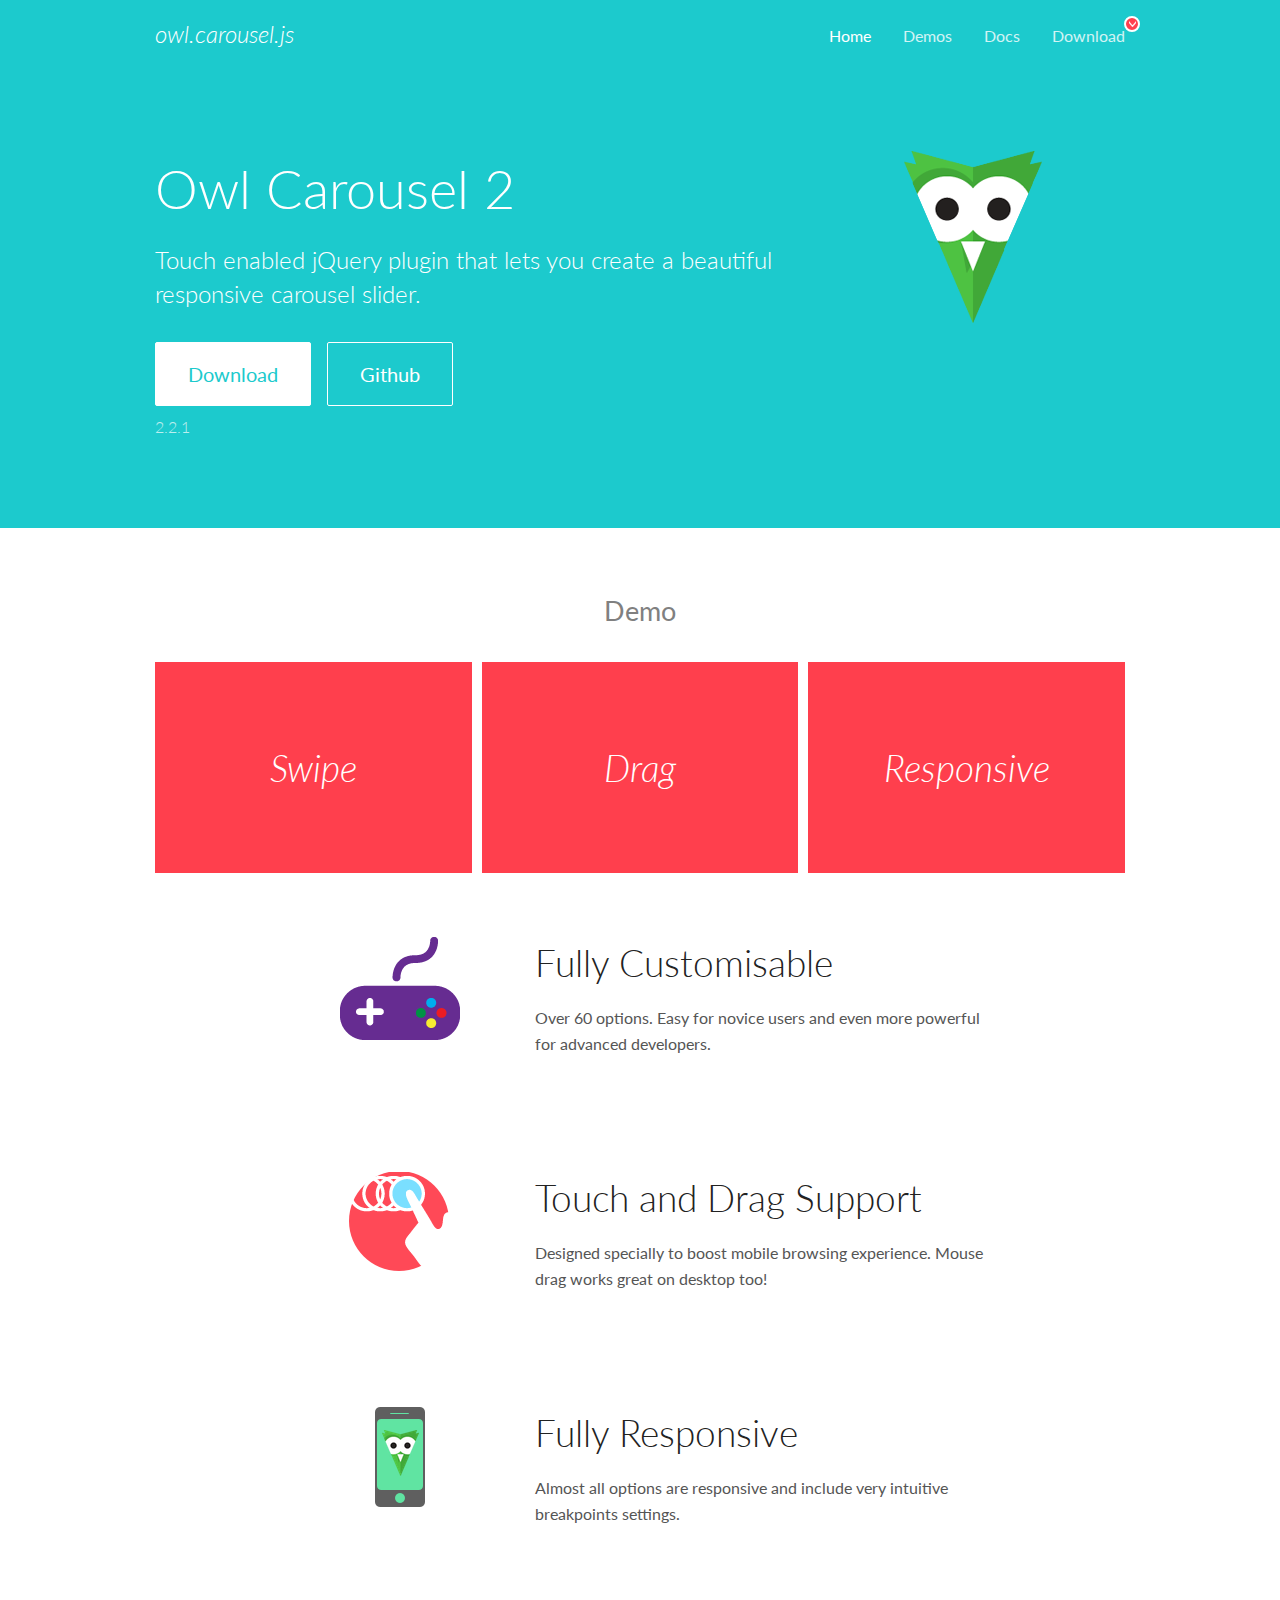
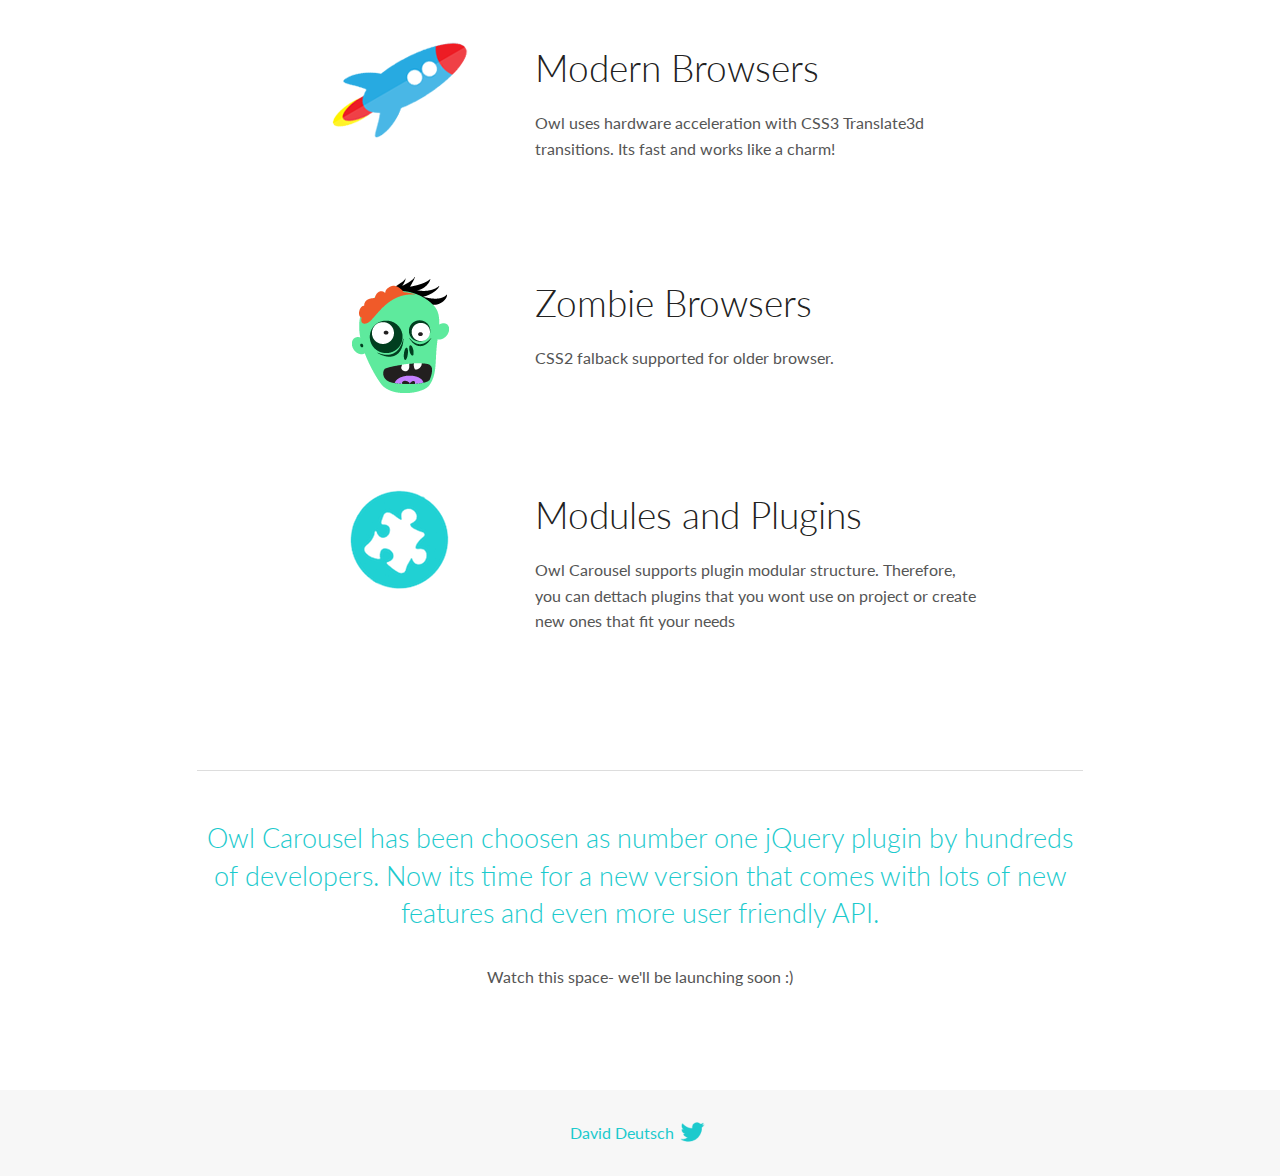
<file: assets/lib/owl.carousel/docs/index.html>
<!DOCTYPE html>
<html lang="en">
  <head>

    <!-- head -->
    <meta charset="utf-8">
    <meta name="msapplication-tap-highlight" content="no" />
    <meta name="viewport" content="width=device-width, initial-scale=1.0" />
    <meta name="description" content="Touch enabled jQuery plugin that lets you create beautiful responsive carousel slider.">
    <meta name="author" content="David Deutsch">
    <title>
      Home | Owl Carousel | 2.2.1
    </title>

    <!-- Stylesheets -->
    <link href='https://fonts.googleapis.com/css?family=Lato:300,400,700,400italic,300italic' rel='stylesheet' type='text/css'>
    <link rel="stylesheet" href="assets/css/docs.theme.min.css">

    <!-- Owl Stylesheets -->
    <link rel="stylesheet" href="assets/owlcarousel/assets/owl.carousel.min.css">
    <link rel="stylesheet" href="assets/owlcarousel/assets/owl.theme.default.min.css">

    <!-- HTML5 shim and Respond.js IE8 support of HTML5 elements and media queries -->

    <!--[if lt IE 9]>
      <script src="https://oss.maxcdn.com/libs/html5shiv/3.7.0/html5shiv.js"></script>
      <script src="https://oss.maxcdn.com/libs/respond.js/1.3.0/respond.min.js"></script>
    <![endif]-->

    <!-- Favicons -->
    <link rel="apple-touch-icon-precomposed" sizes="144x144" href="assets/ico/apple-touch-icon-144-precomposed.png">
    <link rel="shortcut icon" href="assets/ico/favicon.png">
    <link rel="shortcut icon" href="favicon.ico">

    <!-- Yeah i know js should not be in header. Its required for demos.-->

    <!-- javascript -->
    <script src="assets/vendors/jquery.min.js"></script>
    <script src="assets/owlcarousel/owl.carousel.js"></script>
  </head>
  <body>

    <!-- header -->
    <header class="header">
      <div class="row">
        <div class="large-12 columns">
          <div class="brand left">
            <h3>
              <a href="/OwlCarousel2/">owl.carousel.js</a> 
            </h3>
          </div>
          <a id="toggle-nav" class="right">
            <span></span> <span></span> <span></span> 
          </a> 
          <div class="nav-bar">
            <ul class="clearfix">
              <li class="active">
                <a href="/OwlCarousel2/index.html">Home</a> 
              </li>
              <li> <a href="/OwlCarousel2/demos/demos.html">Demos</a>  </li>
              <li> <a href="/OwlCarousel2/docs/started-welcome.html">Docs</a>  </li>
              <li>
                <a href="https://github.com/OwlCarousel2/OwlCarousel2/archive/2.2.1.zip">Download</a> 
                <span class="download"></span> 
              </li>
            </ul>
          </div>
        </div>
      </div>
    </header>

    <!-- home panel -->
    <section id="hero">
      <div class="row">
        <div class="large-8 medium-8 columns">
          <h1>Owl Carousel 2</h1>
          <h4>Touch enabled jQuery plugin that lets you create a beautiful responsive carousel slider.</h4>
          <a href="https://github.com/OwlCarousel2/OwlCarousel2/archive/2.2.1.zip" class="hero-button">Download</a> 
          <a href="https://github.com/OwlCarousel2/OwlCarousel2" class="hero-button outline">Github</a> 
          <p>2.2.1</p>
        </div>
        <div class="large-4 medium-4 columns">
          <img class="owl-logo" src="assets/img/owl-logo.png" alt="mr. Owl">
        </div>
      </div>
    </section>

    <!-- body -->
    <div class="home-demo">
      <div class="row">
        <div class="large-12 columns">
          <h3>Demo</h3>
          <div class="owl-carousel">
            <div class="item">
              <h2>Swipe</h2>
            </div>
            <div class="item">
              <h2>Drag</h2>
            </div>
            <div class="item">
              <h2>Responsive</h2>
            </div>
            <div class="item">
              <h2>CSS3</h2>
            </div>
            <div class="item">
              <h2>Fast</h2>
            </div>
            <div class="item">
              <h2>Easy</h2>
            </div>
            <div class="item">
              <h2>Free</h2>
            </div>
            <div class="item">
              <h2>Upgradable</h2>
            </div>
            <div class="item">
              <h2>Tons of options</h2>
            </div>
            <div class="item">
              <h2>Infinity</h2>
            </div>
            <div class="item">
              <h2>Auto Width</h2>
            </div>
          </div>
        </div>
      </div>
    </div>
    <script>
      var owl = $('.owl-carousel');
      owl.owlCarousel({
        margin: 10,
        loop: true,
        responsive: {
          0: {
            items: 1
          },
          600: {
            items: 2
          },
          1000: {
            items: 3
          }
        }
      })
    </script>

    <!-- features -->
    <div id="features">
      <div class="row">
        <div class="small-12 medium-9 small-centered columns">
          <section class="row feature">
            <div class="medium-4 small-12 columns">
              <img src="assets/img/feature-options.png" alt="">
            </div>
            <div class="medium-8 small-12 columns">
              <h2>Fully Customisable</h2>
              <p>Over 60 options. Easy for novice users and even more powerful for advanced developers.</p>
            </div>
          </section>
          <section class="row feature">
            <div class="medium-4 small-12 columns">
              <img src="assets/img/feature-drag.png" alt="">
            </div>
            <div class="medium-8 small-12 columns">
              <h2>Touch and Drag Support</h2>
              <p>Designed specially to boost mobile browsing experience. Mouse drag works great on desktop too!</p>
            </div>
          </section>
          <section class="row feature">
            <div class="medium-4 small-12 columns">
              <img src="assets/img/feature-responsive.png" alt="">
            </div>
            <div class="medium-8 small-12 columns">
              <h2>Fully Responsive</h2>
              <p>Almost all options are responsive and include very intuitive breakpoints settings.</p>
            </div>
          </section>
          <section class="row feature">
            <div class="medium-4 small-12 columns">
              <img src="assets/img/feature-modern.png" alt="">
            </div>
            <div class="medium-8 small-12 columns">
              <h2>Modern Browsers</h2>
              <p>Owl uses hardware acceleration with CSS3 Translate3d transitions. Its fast and works like a charm! </p>
            </div>
          </section>
          <section class="row feature">
            <div class="medium-4 small-12 columns">
              <img src="assets/img/feature-zombie.png" alt="">
            </div>
            <div class="medium-8 small-12 columns">
              <h2>Zombie Browsers</h2>
              <p>CSS2 falback supported for older browser.</p>
            </div>
          </section>
          <section class="row feature">
            <div class="medium-4 small-12 columns">
              <img src="assets/img/feature-module.png" alt="">
            </div>
            <div class="medium-8 small-12 columns">
              <h2>Modules and Plugins</h2>
              <p>Owl Carousel supports plugin modular structure. Therefore, you can dettach plugins that you wont use on project or create new ones that fit your needs</p>
            </div>
          </section>
        </div>
      </div>
    </div>

    <!-- footer -->
    <section id="teaser-text">
      <div class="row">
        <div class="small-12 medium-11 small-centered columns">
          <hr>
          <h3 id="owl-carousel-has-been-choosen-as-number-one-jquery-plugin-by-hundreds-of-developers-now-its-time-for-a-new-version-that-comes-with-lots-of-new-features-and-even-more-user-friendly-api-">Owl Carousel has been choosen as number one jQuery plugin by hundreds of developers. Now its time for a new version that comes with lots of new features and even more user friendly API.</h3>
          <p>Watch this space- we&#39;ll be launching soon :)</p>
        </div>
      </div>
    </section>

    <!-- footer -->
    <footer class="footer">
      <div class="row">
        <div class="large-12 columns">
          <h5>
            <a href="/OwlCarousel2/docs/support-contact.html">David Deutsch</a> 
            <a id="custom-tweet-button" href="https://twitter.com/share?url=https://github.com/OwlCarousel2/OwlCarousel2&text=Owl Carousel - This is so awesome! " target="_blank"></a> 
          </h5>
        </div>
      </div>
    </footer>

    <!-- vendors -->
    <script src="assets/vendors/highlight.js"></script>
    <script src="assets/js/app.js"></script>
  </body>
</html>
</file>
